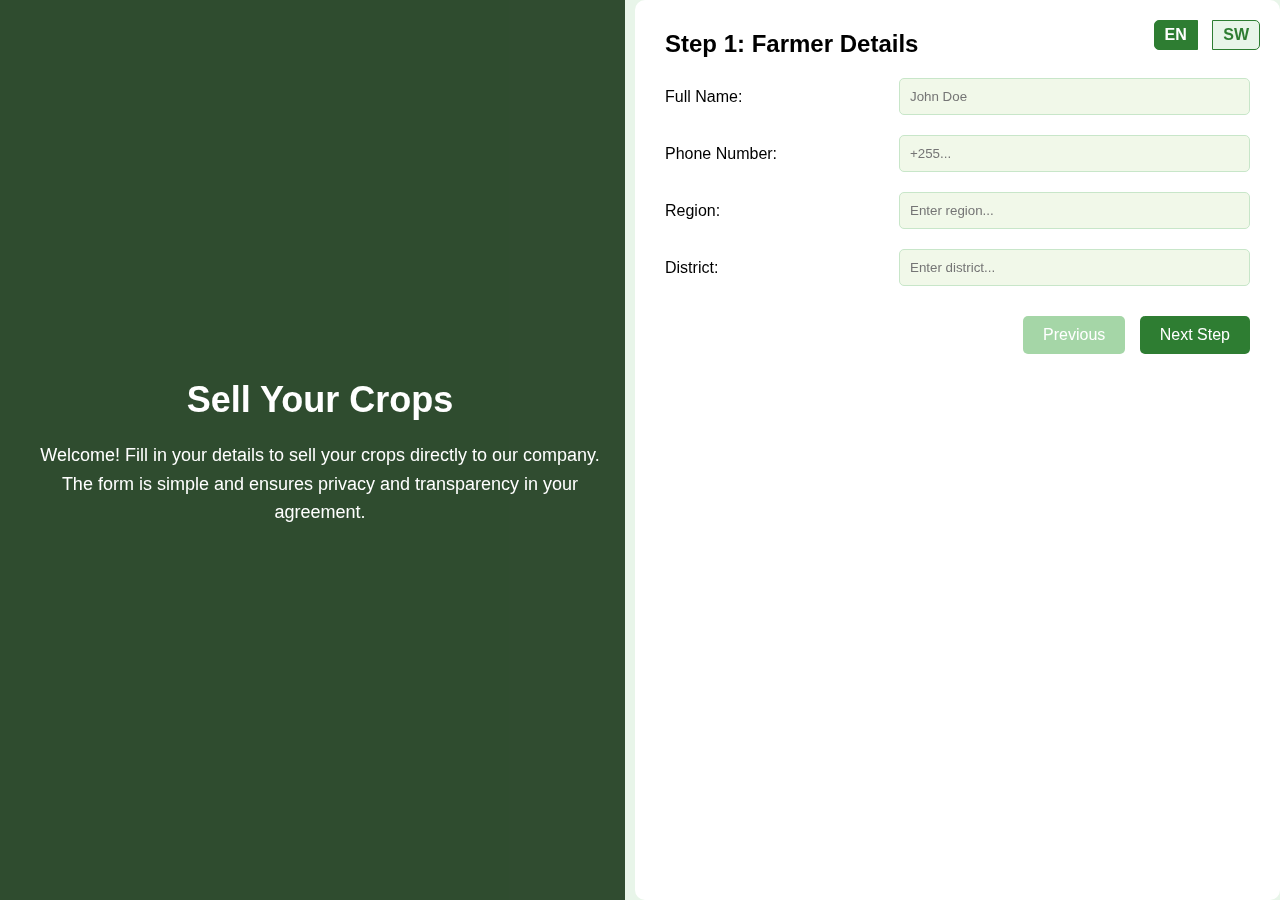
<file: sell.html>
<!DOCTYPE html>
<html lang="en">
<head>
    <meta charset="UTF-8" />
    <meta name="viewport" content="width=device-width, initial-scale=1" />
    <title>Fomu ya Kuuza Mazao | Farmer Crop Selling Form</title>
    <style>
    * {
    box-sizing: border-box;
}

html, body {
    margin: 0;
    padding: 0;
    height: 100vh;
    font-family: 'Segoe UI', Tahoma, Geneva, Verdana, sans-serif;
}

body {
    background-color: #e8f5e9;
}

.container {
    display: flex;
    height: 100vh;
    gap: 10px;
}

.left {
    flex: 1;
    background-color: rgba(15, 46, 15, 0.85);
    background-size: cover;
    position: relative;
    padding: 20px;
}

.left .description {
    position: fixed;
    top: 0;
    left: 0;
    width: 50vw;
    height: 100vh;
    display: flex;
    justify-content: center;
    align-items: center;
    text-align: center;
    padding: 30px;
    color: white;
}

.description h1 {
    font-size: 36px;
    margin-bottom: 20px;
}

.description p {
    font-size: 18px;
    line-height: 1.6;
}

.right {
    flex: 1;
    background: white;
    padding: 30px;
    overflow-y: auto;
    height: 100vh;
    border-radius: 10px;
    position: relative; /* for language buttons */
}

form {
    display: none;
}

form.active {
    display: block;
}

h2 {
    color: black;
    margin-top: 0;
}

.form-group {
    display: flex;
    align-items: center;
    margin-top: 20px;
}

.form-group label {
    width: 40%;
    color: black;
    font-weight: 500;
}

.form-group input,
.form-group select,
.form-group textarea {
    flex: 1;
    padding: 10px;
    border: 1px solid #c8e6c9;
    border-radius: 5px;
    background-color: #f1f8e9;
}

.form-navigation {
    margin-top: 30px;
    text-align: right;
}

button {
    background-color: #2e7d32;
    color: white;
    border: none;
    padding: 10px 20px;
    font-size: 16px;
    margin-left: 10px;
    cursor: pointer;
    border-radius: 5px;
}

button[disabled] {
    background-color: #a5d6a7;
    cursor: not-allowed;
}

.terms {
    margin-top: 20px;
    background: #e8f5e9;
    padding: 15px;
    border-radius: 5px;
    font-size: 14px;
    color: #1b5e20;
}

@media(max-width: 768px) {
    .container {
        flex-direction: column;
    }

    .left .description {
        position: relative;
        width: 100%;
        height: auto;
        padding: 20px;
    }

    .right {
        height: auto;
        overflow-y: visible;
        padding: 20px;
    }

    .form-group {
        flex-direction: column;
        align-items: flex-start;
    }

    .form-group label {
        width: 100%;
        margin-bottom: 5px;
    }

    .form-group input,
    .form-group select,
    .form-group textarea {
        width: 100%;
    }
}

/* Confirmation & Alert Styles */
.confirmation-message, .alert-message {
    position: fixed;
    top: 0;
    left: 0;
    width: 100%;
    height: 100%;
    background-color: rgba(0, 100, 0, 0.85);
    display: flex;
    justify-content: center;
    align-items: center;
    opacity: 0;
    visibility: hidden;
    transition: opacity 0.7s ease, visibility 0.7s ease;
    z-index: 1000;
}

.alert-message {
    background-color: rgba(200, 0, 0, 0.85); /* Red for alert */
}

.confirmation-message.show, .alert-message.show {
    opacity: 1;
    visibility: visible;
}

.message-box {
    background-color: #ffffff;
    padding: 40px 30px;
    border-radius: 12px;
    box-shadow: 0 4px 16px rgba(0, 0, 0, 0.3);
    text-align: center;
    max-width: 400px;
    animation: slideUp 0.8s ease-out;
}

.message-box h2 {
    color: #2e7d32;
    margin-bottom: 10px;
}

.alert-message .message-box h2 {
    color: #c00; /* Red for alert heading */
}

.message-box p {
    color: #333;
    font-size: 16px;
    margin-bottom: 20px;
}

.message-box .home-link {
    display: inline-block;
    text-decoration: none;
    color: white;
    background-color: #2e7d32;
    padding: 10px 20px;
    border-radius: 5px;
    transition: background 0.3s;
}

.message-box .home-link:hover {
    background-color: #1b5e20;
}

.message-box .close-button {
    display: inline-block;
    text-decoration: none;
    color: white;
    background-color: #c00;
    padding: 10px 20px;
    border-radius: 5px;
    transition: background 0.3s;
    cursor: pointer;
}

@keyframes slideUp {
    from {
        transform: translateY(60px);
        opacity: 0;
    }
    to {
        transform: translateY(0);
        opacity: 1;
    }
}

/* Language Buttons */
.language-switcher {
    position: absolute;
    top: 20px;
    right: 20px;
    z-index: 500;
}

.lang-button {
    background: #e8f5e9;
    color: #2e7d32;
    border: 1px solid #2e7d32;
    padding: 5px 10px;
    cursor: pointer;
    font-weight: 600;
    transition: all 0.3s ease;
}

.lang-button:first-of-type {
    border-radius: 5px 0 0 5px;
}

.lang-button:last-of-type {
    border-radius: 0 5px 5px 0;
}

.lang-button.active {
    background: #2e7d32;
    color: white;
}



</style>

</head>
<body>

<div class="container">
    <div class="left">
        <div class="description">
            <div>
                <h1 data-en="Sell Your Crops" data-sw="Uza Mazao Yako">Sell Your Crops</h1>
                <p data-en="Welcome! Fill in your details to sell your crops directly to our company. The form is simple and ensures privacy and transparency in your agreement."
                   data-sw="Karibu! Jaza maelezo yako ili kuuza mazao yako moja kwa moja kwa kampuni yetu. Fomu hii ni rahisi na inahakikisha usiri na uwazi katika makubaliano yako.">
                   Welcome! Fill in your details to sell your crops directly to our company. The form is simple and ensures privacy and transparency in your agreement.
                </p>
            </div>
        </div>
    </div>

    <div class="right">
        <!-- Language Switcher Buttons -->
        <div class="language-switcher">
            <button class="lang-button active" data-lang="en">EN</button>
            <button class="lang-button" data-lang="sw">SW</button>
        </div>

        <form id="form1" class="active">
            <h2 data-en="Step 1: Farmer Details" data-sw="Hatua ya 1: Maelezo ya Mkulima">Step 1: Farmer Details</h2>

            <div class="form-group">
                <label for="fullName" data-en="Full Name:" data-sw="Jina Kamili:">Full Name:</label>
                <input type="text" id="fullName" placeholder="John Doe" required data-en-placeholder="John Doe" data-sw-placeholder="Juma Juma" />
            </div>

            <div class="form-group">
                <label for="phone" data-en="Phone Number:" data-sw="Namba ya Simu:">Phone Number:</label>
                <input type="tel" id="phone" placeholder="+255..." required data-en-placeholder="+255..." data-sw-placeholder="+255..." />
            </div>

            <div class="form-group">
                <label for="region" data-en="Region:" data-sw="Mkoa:">Region:</label>
                <input list="regions" id="region" name="region" placeholder="Enter region..." required data-en-placeholder="Enter region..." data-sw-placeholder="Weka mkoa..." />
                <datalist id="regions">
                    <option value="Arusha" data-en="Arusha" data-sw="Arusha"></option>
                    <option value="Dar es Salaam" data-en="Dar es Salaam" data-sw="Dar es Salaam"></option>
                    <option value="Dodoma" data-en="Dodoma" data-sw="Dodoma"></option>
                    <option value="Geita" data-en="Geita" data-sw="Geita"></option>
                    <option value="Iringa" data-en="Iringa" data-sw="Iringa"></option>
                    <option value="Kagera" data-en="Kagera" data-sw="Kagera"></option>
                    <option value="Katavi" data-en="Katavi" data-sw="Katavi"></option>
                    <option value="Kigoma" data-en="Kigoma" data-sw="Kigoma"></option>
                    <option value="Kilimanjaro" data-en="Kilimanjaro" data-sw="Kilimanjaro"></option>
                    <option value="Lindi" data-en="Lindi" data-sw="Lindi"></option>
                    <option value="Manyara" data-en="Manyara" data-sw="Manyara"></option>
                    <option value="Mara" data-en="Mara" data-sw="Mara"></option>
                    <option value="Mbeya" data-en="Mbeya" data-sw="Mbeya"></option>
                    <option value="Morogoro" data-en="Morogoro" data-sw="Morogoro"></option>
                    <option value="Mtwara" data-en="Mtwara" data-sw="Mtwara"></option>
                    <option value="Mwanza" data-en="Mwanza" data-sw="Mwanza"></option>
                    <option value="Njombe" data-en="Njombe" data-sw="Njombe"></option>
                    <option value="Pemba North" data-en="Pemba North" data-sw="Pemba Kaskazini"></option>
                    <option value="Pemba South" data-en="Pemba South" data-sw="Pemba Kusini"></option>
                    <option value="Pwani" data-en="Pwani" data-sw="Pwani"></option>
                    <option value="Rukwa" data-en="Rukwa" data-sw="Rukwa"></option>
                    <option value="Ruvuma" data-en="Ruvuma" data-sw="Ruvuma"></option>
                    <option value="Shinyanga" data-en="Shinyanga" data-sw="Shinyanga"></option>
                    <option value="Simiyu" data-en="Simiyu" data-sw="Simiyu"></option>
                    <option value="Singida" data-en="Singida" data-sw="Singida"></option>
                    <option value="Tabora" data-en="Tabora" data-sw="Tabora"></option>
                    <option value="Tanga" data-en="Tanga" data-sw="Tanga"></option>
                    <option value="Unguja North" data-en="Unguja North" data-sw="Unguja Kaskazini"></option>
                    <option value="Unguja South" data-en="Unguja South" data-sw="Unguja Kusini"></option>
                    <option value="Zanzibar Urban/West" data-en="Zanzibar Urban/West" data-sw="Mjini Magharibi (Zanzibar)"></option>
                </datalist>
            </div>

            <div class="form-group">
                <label for="district" data-en="District:" data-sw="Wilaya:">District:</label>
                <input list="districts" id="district" placeholder="Enter district..." required data-en-placeholder="Enter district..." data-sw-placeholder="Weka wilaya..." />
                <datalist id="districts"></datalist>
            </div>

            <div class="form-navigation">
                <button type="button" disabled data-en="Previous" data-sw="Iliyopita">Previous</button>
                <button type="button" id="next1" data-en="Next Step" data-sw="Hatua Inayofuata">Next Step</button>
            </div>
        </form>

        <form id="form2">
            <h2 data-en="Step 2: Crop Details" data-sw="Hatua ya 2: Maelezo ya Mazao">Step 2: Crop Details</h2>

            <div class="form-group">
                <label for="cropType" data-en="Crop Type:" data-sw="Aina ya Zao:">Crop Type:</label>
                <select id="cropType" required>
                    <option value="" data-en="-- Select --" data-sw="-- Chagua --">-- Select --</option>
                    <option value="Maize" data-en="Maize" data-sw="Mahindi">Maize</option>
                    <option value="Beans" data-en="Beans" data-sw="Maharage">Beans</option>
                    <option value="Rice" data-en="Rice" data-sw="Mchele">Rice</option>
                    <option value="Cassava" data-en="Cassava" data-sw="Muhogo">Cassava</option>
                    <option value="Sunflower" data-en="Sunflower" data-sw="Alizeti">Sunflower</option>
                </select>
            </div>

            <div class="form-group">
                <label for="quantity" data-en="Quantity (kg):" data-sw="Kiasi (kg):">Quantity (kg):</label>
                <input type="number" id="quantity" placeholder="e.g., 1000" required data-en-placeholder="e.g., 1000" data-sw-placeholder="mfano, 1000" />
            </div>

            <div class="form-group">
                <label for="price" data-en="Expected Price per Kg:" data-sw="Bei Inayotarajiwa kwa Kg:">Expected Price per Kg:</label>
                <input type="number" id="price" placeholder="e.g., 500 TSh" required data-en-placeholder="e.g., 500 TSh" data-sw-placeholder="mfano, 500 TSh" />
            </div>

            <div class="form-navigation">
                <button type="button" id="prev2" data-en="Previous" data-sw="Iliyopita">Previous</button>
                <button type="button" id="next2" data-en="Next Step" data-sw="Hatua Inayofuata">Next Step</button>
            </div>
        </form>

        <form id="form3">
            <h2 data-en="Step 3: Agreement & Submission" data-sw="Hatua ya 3: Makubaliano & Kutuma">Step 3: Agreement & Submission</h2>

            <div class="terms">
                <strong data-en="Terms & Conditions:" data-sw="Sheria na Masharti:">Terms & Conditions:</strong>
                <p data-en="By submitting, you agree to sell your listed crops to the company at the agreed price. All data is handled under privacy and fair-use policies."
                   data-sw="Kwa kutuma, unakubali kuuza mazao yako kwa kampuni kwa bei iliyokubaliwa. Data zote zitatunzwa kwa mujibu wa sera za faragha na matumizi sahihi.">
                   By submitting, you agree to sell your listed crops to the company at the agreed price. All data is handled under privacy and fair-use policies.
                </p>
            </div>

            <div class="form-group">
                <label>
                    <input type="checkbox" id="consent" required />
                    <span data-en="I agree to the terms and give my consent." data-sw="Ninakubali sheria na masharti na kutoa ruhusa yangu.">I agree to the terms and give my consent.</span>
                </label>
            </div>

            <div class="form-navigation">
                <button type="button" id="prev3" data-en="Previous" data-sw="Iliyopita">Previous</button>
                <button type="button" id="submitBtn" data-en="Submit" data-sw="Tuma">Submit</button>
            </div>
        </form>
    </div>
</div>

<!-- Confirmation Box HTML -->
<div id="confirmationMessage" class="confirmation-message">
    <div class="message-box">
        <h2 data-en="✅ Request Submitted" data-sw="✅ Ombi Limetumwa">✅ Request Submitted</h2>
        <p data-en="Thank you for submitting your crop details. Our team will review your request and contact you soon."
           data-sw="Asante kwa kutuma maelezo ya mazao yako. Timu yetu itapitia ombi lako na itawasiliana nawe hivi karibuni.">
           Thank you for submitting your crop details. Our team will review your request and contact you soon.
        </p>
        <a href="index.html" class="home-link" data-en="← Back to Home" data-sw="← Rudi Nyumbani">← Back to Home</a>
    </div>
</div>

<!-- Custom Alert Box for validation -->
<div id="alertMessage" class="alert-message">
    <div class="message-box">
        <h2 data-en="⚠️ Required" data-sw="⚠️ Inahitajika">⚠️ Required</h2>
        <p id="alertText" data-en="You must agree to the terms and give your consent." data-sw="Lazima ukubali sheria na masharti na kutoa ruhusa yako.">
            You must agree to the terms and give your consent.
        </p>
        <button class="close-button" data-en="Close" data-sw="Funga">Close</button>
    </div>
</div>

<script src="scripts.js"></script>
</body>
</html>
</file>
